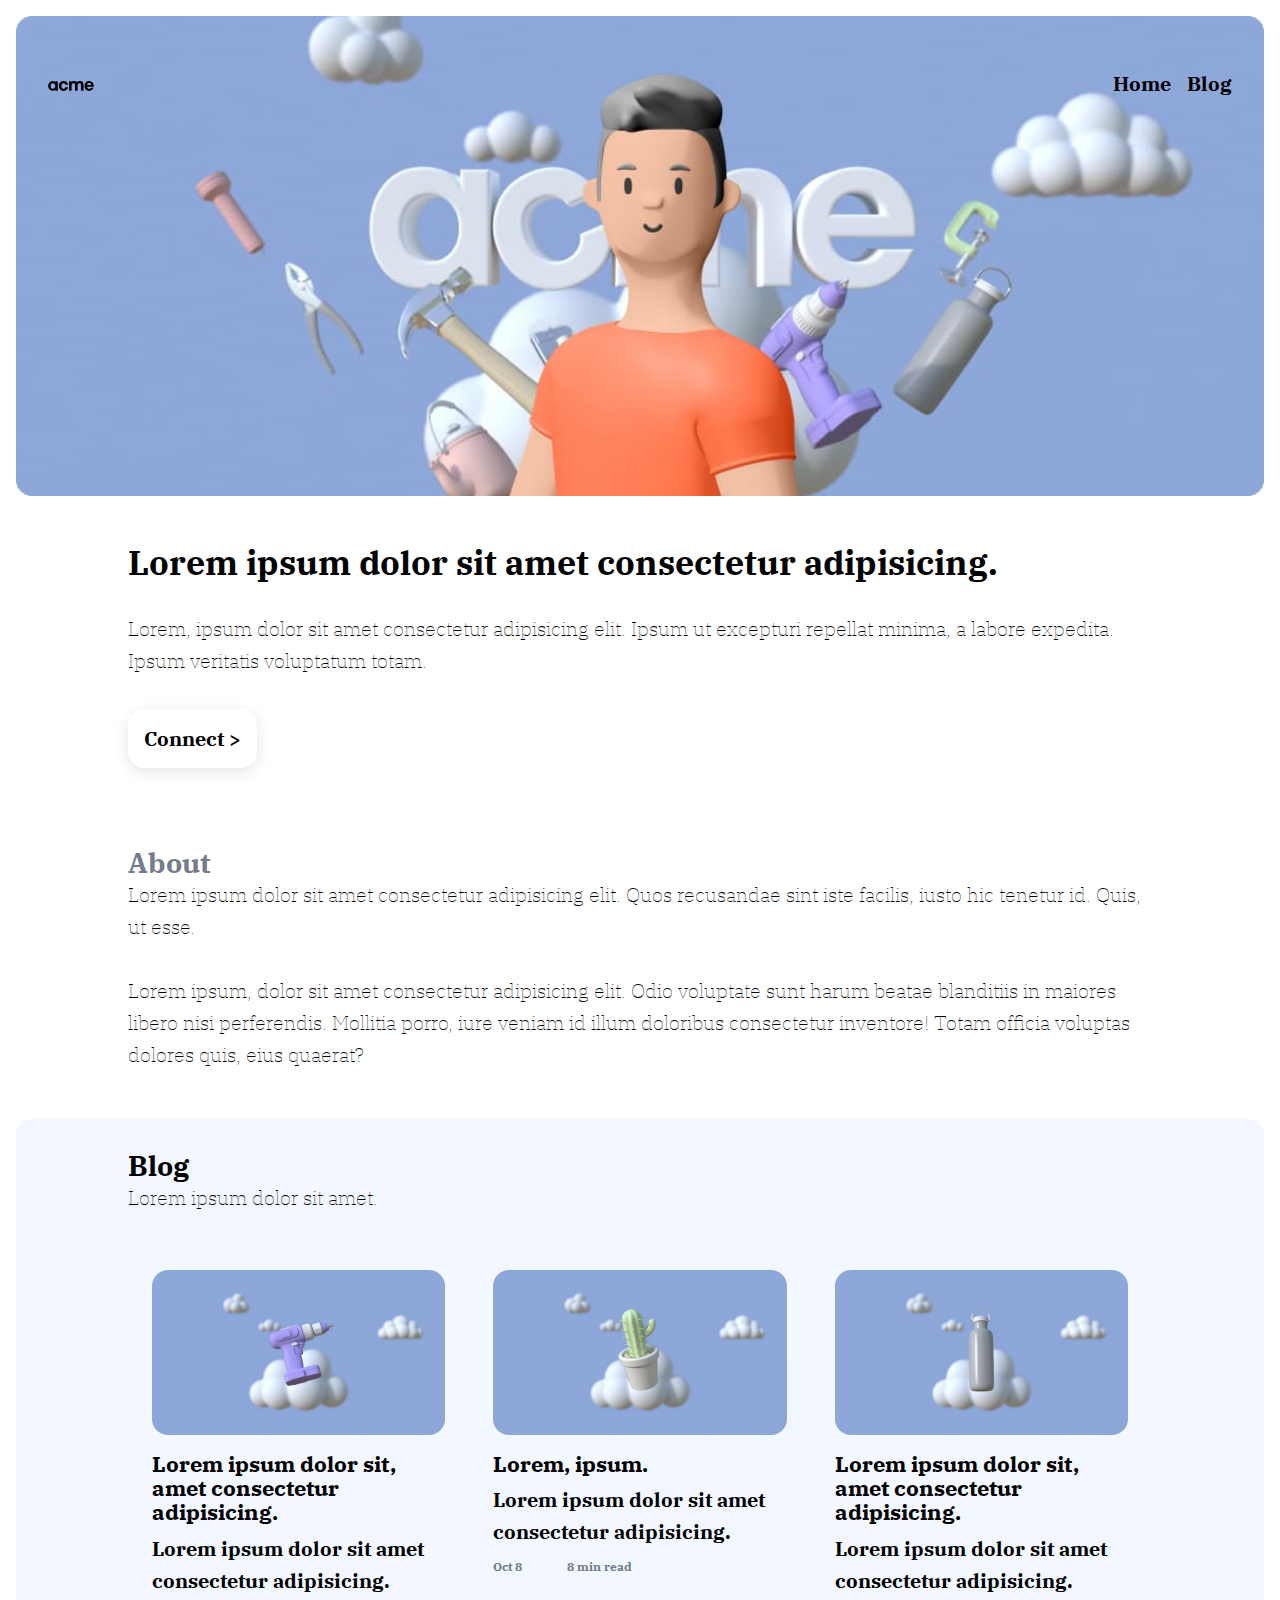
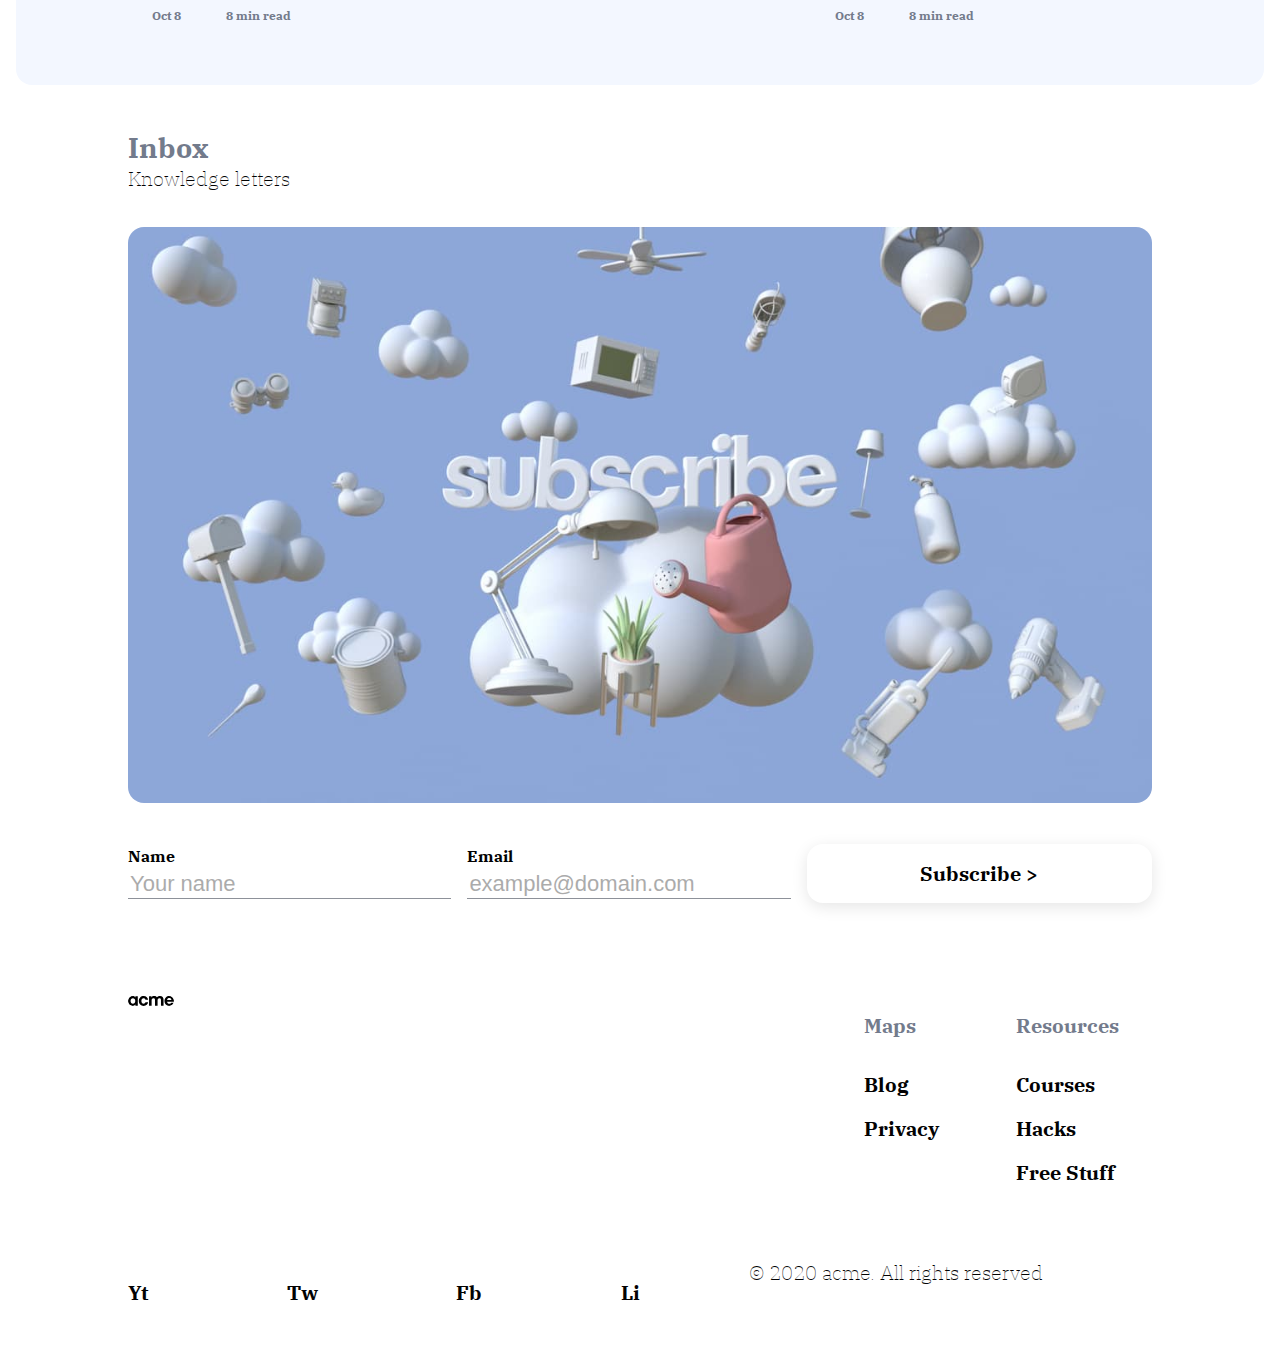
<file: index.html>
<!DOCTYPE html>
<html lang="en">

<head>
  <meta charset="UTF-8">
  <meta name="viewport" content="width=device-width, initial-scale=1.0">
  <title>Blog Website</title>
  <link
    href="https://fonts.googleapis.com/css2?family=IBM+Plex+Sans:wght@300;400;600&family=IBM+Plex+Serif:wght@200&display=swap"
    rel="stylesheet">

  <link rel="stylesheet" href="stylesheet/style.css">
</head>

<body>

  <header class="header--home">
    <div class="split--nav">
      <a href="index.html"><img src="img/logo.svg" alt=""></a>
  
      <nav class="top-nav">
        <ul class="split--nav">
          <li><a href="index.html">Home</a></li>
          <li><a href="blog.html">Blog</a></li>
        </ul>
      </nav>
    </div>
  </header>

  <section>
    <div class="flow-content container">
      <h1>Lorem ipsum dolor sit amet consectetur adipisicing.</h1>

      <p>Lorem, ipsum dolor sit amet consectetur adipisicing elit. Ipsum ut excepturi repellat minima, a labore expedita. Ipsum veritatis voluptatum totam.</p>

      <button>Connect  ></button>
    </div>
  </section>

  <section>
    <div class="flow-content container">
      <h2>About</h2>

      <p>Lorem ipsum dolor sit amet consectetur adipisicing elit. Quos recusandae sint iste facilis, iusto hic tenetur id. Quis, ut esse.</p>

      <p>Lorem ipsum, dolor sit amet consectetur adipisicing elit. Odio voluptate sunt harum beatae blanditiis in maiores libero nisi perferendis. Mollitia porro, iure veniam id illum doloribus consectetur inventore! Totam officia voluptas dolores quis, eius quaerat?</p>
    </div>

  </section>

  <section class="preview preview--blog">
    <div class="flow-content container">
      <h2><a href="blog.html">Blog</a></h2>

      <p>Lorem ipsum dolor sit amet.</p>

      <div class="flow-content split--wrap">
        <a href="story.html">
          <span>
            <div class="flow-content card">
              <img src="img/blog-1.jpg" alt="">
    
              <h3>Lorem ipsum dolor sit, amet consectetur adipisicing.</h3>
    
              <p>Lorem ipsum dolor sit amet consectetur adipisicing.</p>
    
              <time datetime="10-08">Oct 8</time>
    
              <time datetime="PT8M">8 min read</time>
            </div>
          </span>
        </a>

        <a href="story.html">
          <span>
            <div class="flow-content card">
              <img src="img/blog-2.jpg" alt="">
    
              <h3>Lorem, ipsum.</h3>
    
              <p>Lorem ipsum dolor sit amet consectetur adipisicing.</p>
    
              <time datetime="10-08">Oct 8</time>
    
              <time datetime="PT8M">8 min read</time>
            </div>
          </span>
        </a>

        <a href="story.html">
          <span>
            <div class="flow-content card">
              <img src="img/blog-3.jpg" alt="">
    
              <h3>Lorem ipsum dolor sit, amet consectetur adipisicing.</h3>
    
              <p>Lorem ipsum dolor sit amet consectetur adipisicing.</p>
    
              <time datetime="10-08">Oct 8</time>
    
              <time datetime="PT8M">8 min read</time>
            </div>
          </span>
        </a>
      </div>
    </div>
  </section>

  <section class="newsletter">
    <div class="flow-content container">
      <h2>Inbox</h2>

      <p>Knowledge letters</p>

      <img src="img/newsletter.jpg" alt="">

      <div>
          <form action="" class="split flow-content">
            <label for="name" class="split--wrap">Name
              <input type="name" placeholder="Your name">
            </label>
            
            <label for="email" class="split--wrap">Email
              <input type="email" placeholder="example@domain.com">
            </label>

            <button>Subscribe ></button>
          </form>
        </div>
    </div>
  </section>

  <section class="sitemap">
    <div class="flow-content container split">

      <a href="index.html"><img src="img/logo.svg" alt="" class="col60"></a>

      <div class="split col40">
      	<div>
      	  <h4>Maps</h4>
      
      	  <ul class="flow-content">
      	    <li><a href="blog.html">Blog</a></li>
      	    <li><a href="#">Privacy</a></li>
      	  </ul>
      	</div>
      
      	<div>
      	  <h4>Resources</h4>
      	  <ul class="flow-content">
      	    <li><a href="#">Courses</a></li>
      	    <li><a href="#">Hacks</a></li>
      	    <li><a href="#">Free Stuff</a></li>
      	  </ul>
      	</div>
      </div>
    </div>
  </section>

  <footer>
    <div class="flow-content container split--wrap">
      <ul class="split--nav">
        <li><a href="#">Yt</a></li>
        <li><a href="#">Tw</a></li>
        <li><a href="#">Fb</a></li>
        <li><a href="#">Li</a></li>
      </ul>

      <p>&copy; 2020 acme. All rights reserved</p>
    </div>
  </footer>

  <nav class="bottom-nav">
    <div class="container mobile-nav">
      <div class="mobile-nav--item">
      	<a href="index.html">Home</a>
      </div>
      
      <div class="mobile-nav--item">
      	<a href="blog.html">Blog</a>
      </div>
    </div>
  </nav>
</body>

</html>
</file>
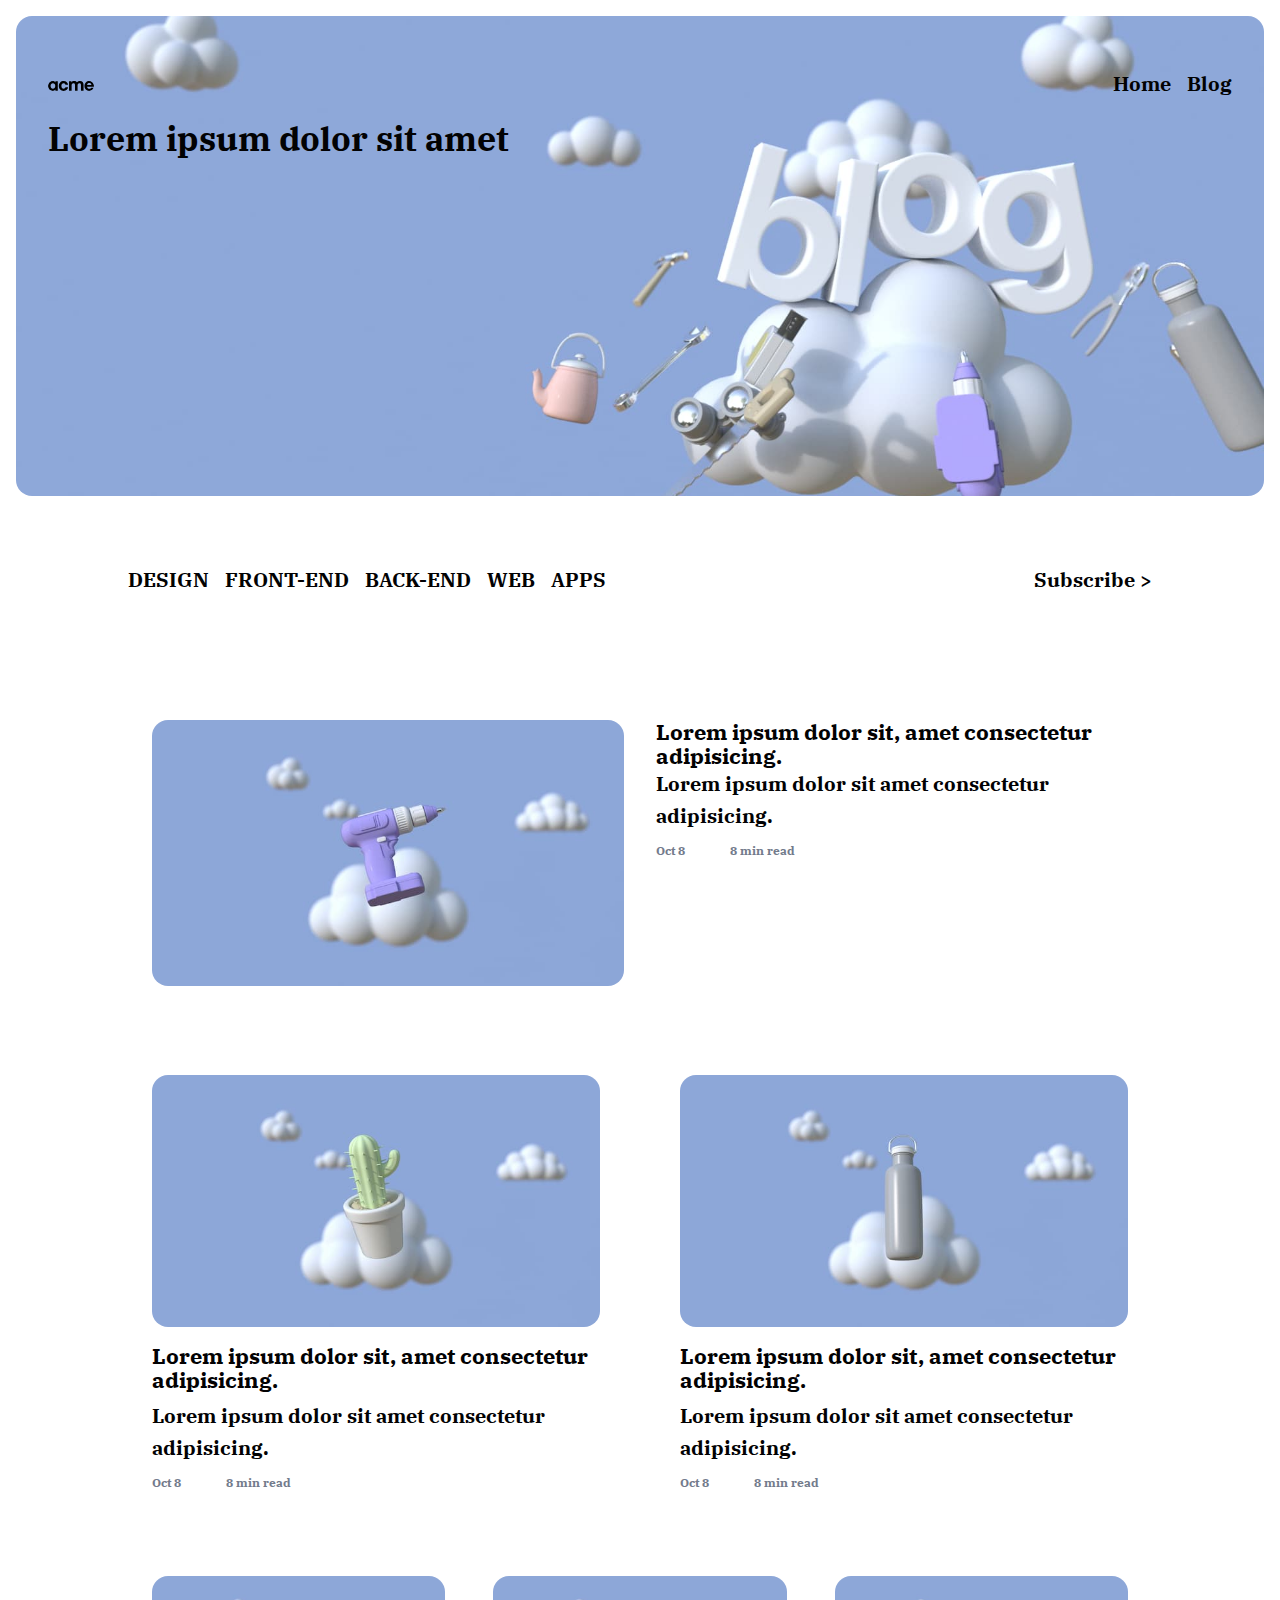
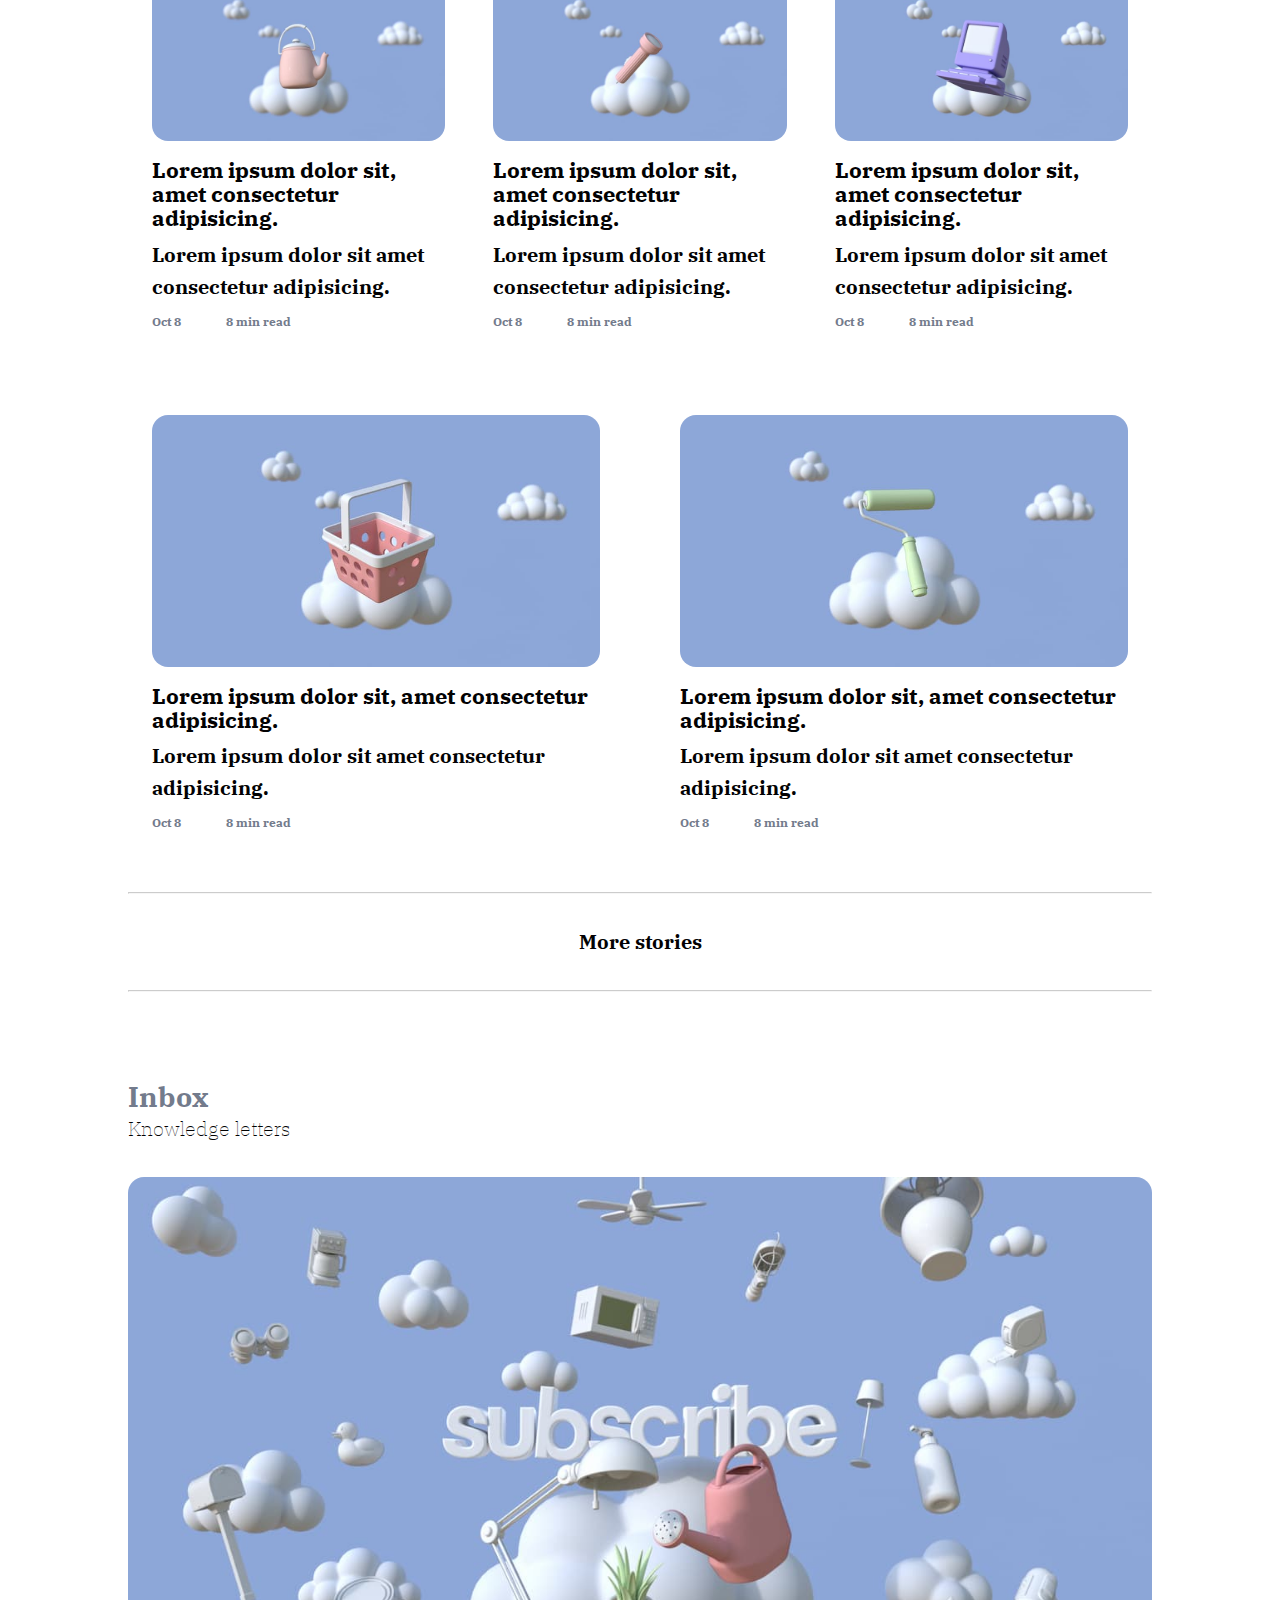
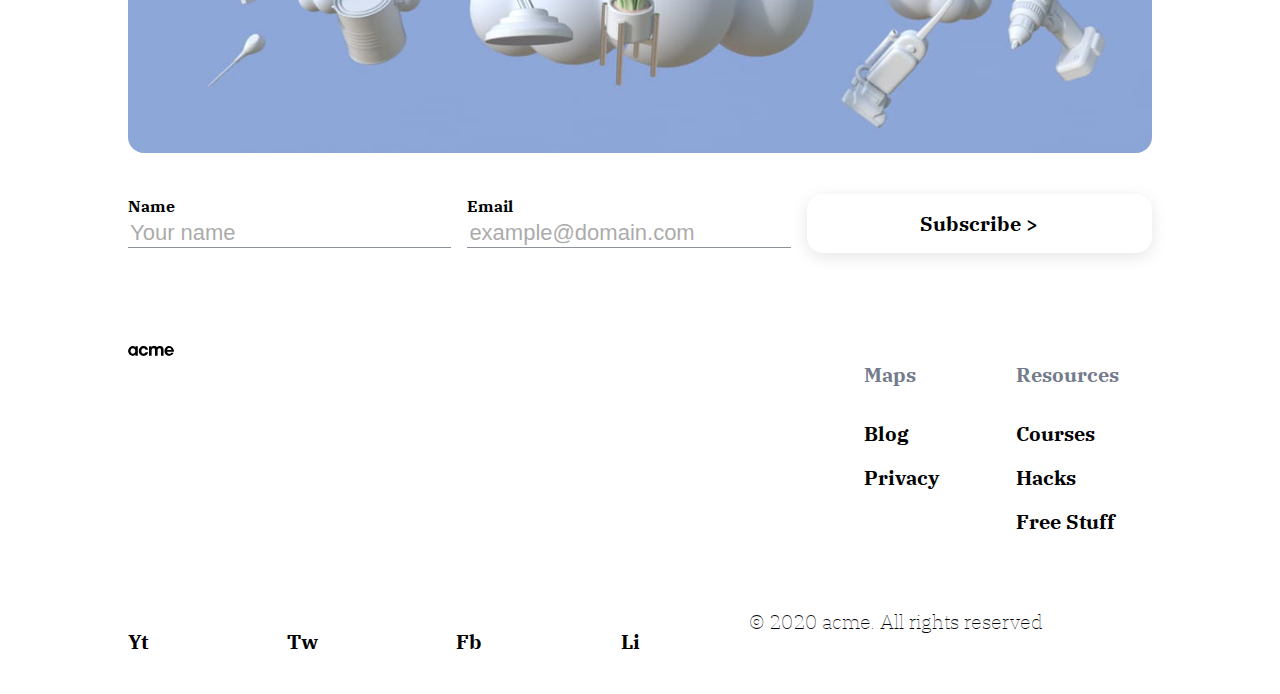
<file: blog.html>
<!DOCTYPE html>
<html lang="en">

<head>
  <meta charset="UTF-8">
  <meta name="viewport" content="width=device-width, initial-scale=1.0">
  <title>Blog Website</title>
  <link
    href="https://fonts.googleapis.com/css2?family=IBM+Plex+Sans:wght@300;400;600&family=IBM+Plex+Serif:wght@200&display=swap"
    rel="stylesheet">

  <link rel="stylesheet" href="stylesheet/style.css">
</head>

<body>

  <header class="header--blog">
    <div class="split--nav">
      <a href="index.html"><img src="img/logo.svg" alt=""></a>
  
      <nav class="top-nav">
        <ul class="split--nav">
          <li><a href="index.html">Home</a></li>
          <li><a href="blog.html">Blog</a></li>
        </ul>
      </nav>
    </div>

    <div class="split">
        <h1>Lorem ipsum dolor sit amet</h1>
    </div>
  </header>

  <section class="top-nav">
      <div class="container split--nav">
        <div>
            <ul class="split--nav">
                <a href="#"><li>DESIGN</li></a>
                <li><a href="#">FRONT-END</a></li>
                <li><a href="#">BACK-END</a></li>
                <li><a href="#">WEB</a></li>
                <LI><a href="#">APPS</a></LI>
            </ul>
        </div>

        <a href="#">Subscribe ></a>
      </div>
  </section>

  <section class="preview preview--articles">
      <div class="container flow-content">
          <div class="card">
              <a href="story.html">
                  <span>
                      <div class="split">
                         <div>
                         	<img src="img/blog-1.jpg" alt="">
                         </div>
            
                         <div class="">
                            <h3>Lorem ipsum dolor sit, amet consectetur adipisicing.</h3>
                
                            <p>Lorem ipsum dolor sit amet consectetur adipisicing.</p>
                  
                            <time datetime="10-08">Oct 8</time>
                  
                            <time datetime="PT8M">8 min read</time>
                         </div>
                      </div>
                  </span>
              </a>
          </div>

          <div class="flow-content split">
            <a href="story.html">
                <span>
                  <div class="flow-content card">
                    <img src="img/blog-2.jpg" alt="">
          
                    <h3>Lorem ipsum dolor sit, amet consectetur adipisicing.</h3>
          
                    <p>Lorem ipsum dolor sit amet consectetur adipisicing.</p>
          
                    <time datetime="10-08">Oct 8</time>
          
                    <time datetime="PT8M">8 min read</time>
                  </div>
                </span>
              </a>

              <a href="story.html">
                <span>
                  <div class="flow-content card">
                    <img src="img/blog-3.jpg" alt="">
          
                    <h3>Lorem ipsum dolor sit, amet consectetur adipisicing.</h3>
          
                    <p>Lorem ipsum dolor sit amet consectetur adipisicing.</p>
          
                    <time datetime="10-08">Oct 8</time>
          
                    <time datetime="PT8M">8 min read</time>
                  </div>
                </span>
              </a>
          </div>
            
          <div class="flow-content split--wrap">
            <a href="story.html">
                <span>
                  <div class="flow-content card">
                    <img src="img/blog-4.jpg" alt="">
          
                    <h3>Lorem ipsum dolor sit, amet consectetur adipisicing.</h3>
          
                    <p>Lorem ipsum dolor sit amet consectetur adipisicing.</p>
          
                    <time datetime="10-08">Oct 8</time>
          
                    <time datetime="PT8M">8 min read</time>
                  </div>
                </span>
              </a>

              <a href="story.html">
                <span>
                  <div class="flow-content card">
                    <img src="img/blog-5.jpg" alt="">
          
                    <h3>Lorem ipsum dolor sit, amet consectetur adipisicing.</h3>
          
                    <p>Lorem ipsum dolor sit amet consectetur adipisicing.</p>
          
                    <time datetime="10-08">Oct 8</time>
          
                    <time datetime="PT8M">8 min read</time>
                  </div>
                </span>
              </a>

              <a href="story.html">
                <span>
                  <div class="flow-content card">
                    <img src="img/blog-6.jpg" alt="">
          
                    <h3>Lorem ipsum dolor sit, amet consectetur adipisicing.</h3>
          
                    <p>Lorem ipsum dolor sit amet consectetur adipisicing.</p>
          
                    <time datetime="10-08">Oct 8</time>
          
                    <time datetime="PT8M">8 min read</time>
                  </div>
                </span>
              </a>
          </div>

          <div class="flow-content split">
            <a href="story.html">
                <span>
                  <div class="flow-content card">
                    <img src="img/blog-7.jpg" alt="">
          
                    <h3>Lorem ipsum dolor sit, amet consectetur adipisicing.</h3>
          
                    <p>Lorem ipsum dolor sit amet consectetur adipisicing.</p>
          
                    <time datetime="10-08">Oct 8</time>
          
                    <time datetime="PT8M">8 min read</time>
                  </div>
                </span>
              </a>

              <a href="story.html">
                <span>
                  <div class="flow-content card">
                    <img src="img/blog-8.jpg" alt="">
          
                    <h3>Lorem ipsum dolor sit, amet consectetur adipisicing.</h3>
          
                    <p>Lorem ipsum dolor sit amet consectetur adipisicing.</p>
          
                    <time datetime="10-08">Oct 8</time>
          
                    <time datetime="PT8M">8 min read</time>
                  </div>
                </span>
              </a>
          </div>

          <hr>

          <div class="center-text">
          	<a href="#">More stories</a>
          </div>

          <hr>
      </div>
  </section>

  <section class="newsletter">
    <div class="flow-content container">
      <h2>Inbox</h2>

      <p>Knowledge letters</p>

      <img src="img/newsletter.jpg" alt="">

      <div>
          <form action="" class="split flow-content">
            <label for="name" class="split--wrap">Name
              <input type="name" placeholder="Your name">
            </label>
            
            <label for="email" class="split--wrap">Email
              <input type="email" placeholder="example@domain.com">
            </label>

            <button>Subscribe ></button>
          </form>
        </div>
    </div>
  </section>

  <section class="sitemap">
    <div class="flow-content container split">

      <a href="index.html"><img src="img/logo.svg" alt="" class="col60"></a>

      <div class="split col40">
      	<div>
      	  <h4>Maps</h4>
      
      	  <ul class="flow-content">
      	    <li><a href="blog.html">Blog</a></li>
      	    <li><a href="#">Privacy</a></li>
      	  </ul>
      	</div>
      
      	<div>
      	  <h4>Resources</h4>
      	  <ul class="flow-content">
      	    <li><a href="#">Courses</a></li>
      	    <li><a href="#">Hacks</a></li>
      	    <li><a href="#">Free Stuff</a></li>
      	  </ul>
      	</div>
      </div>
    </div>
  </section>

  <footer>
    <div class="flow-content container split--wrap">
      <ul class="split--nav">
        <li><a href="#">Yt</a></li>
        <li><a href="#">Tw</a></li>
        <li><a href="#">Fb</a></li>
        <li><a href="#">Li</a></li>
      </ul>

      <p>&copy; 2020 acme. All rights reserved</p>
    </div>
  </footer>

  <nav class="bottom-nav">
    <div class="container mobile-nav">
      <div class="mobile-nav--item">
      	<a href="index.html">Home</a>
      </div>
      
      <div class="mobile-nav--item">
      	<a href="blog.html">Blog</a>
      </div>
    </div>
  </nav>
</body>

</html>
</file>
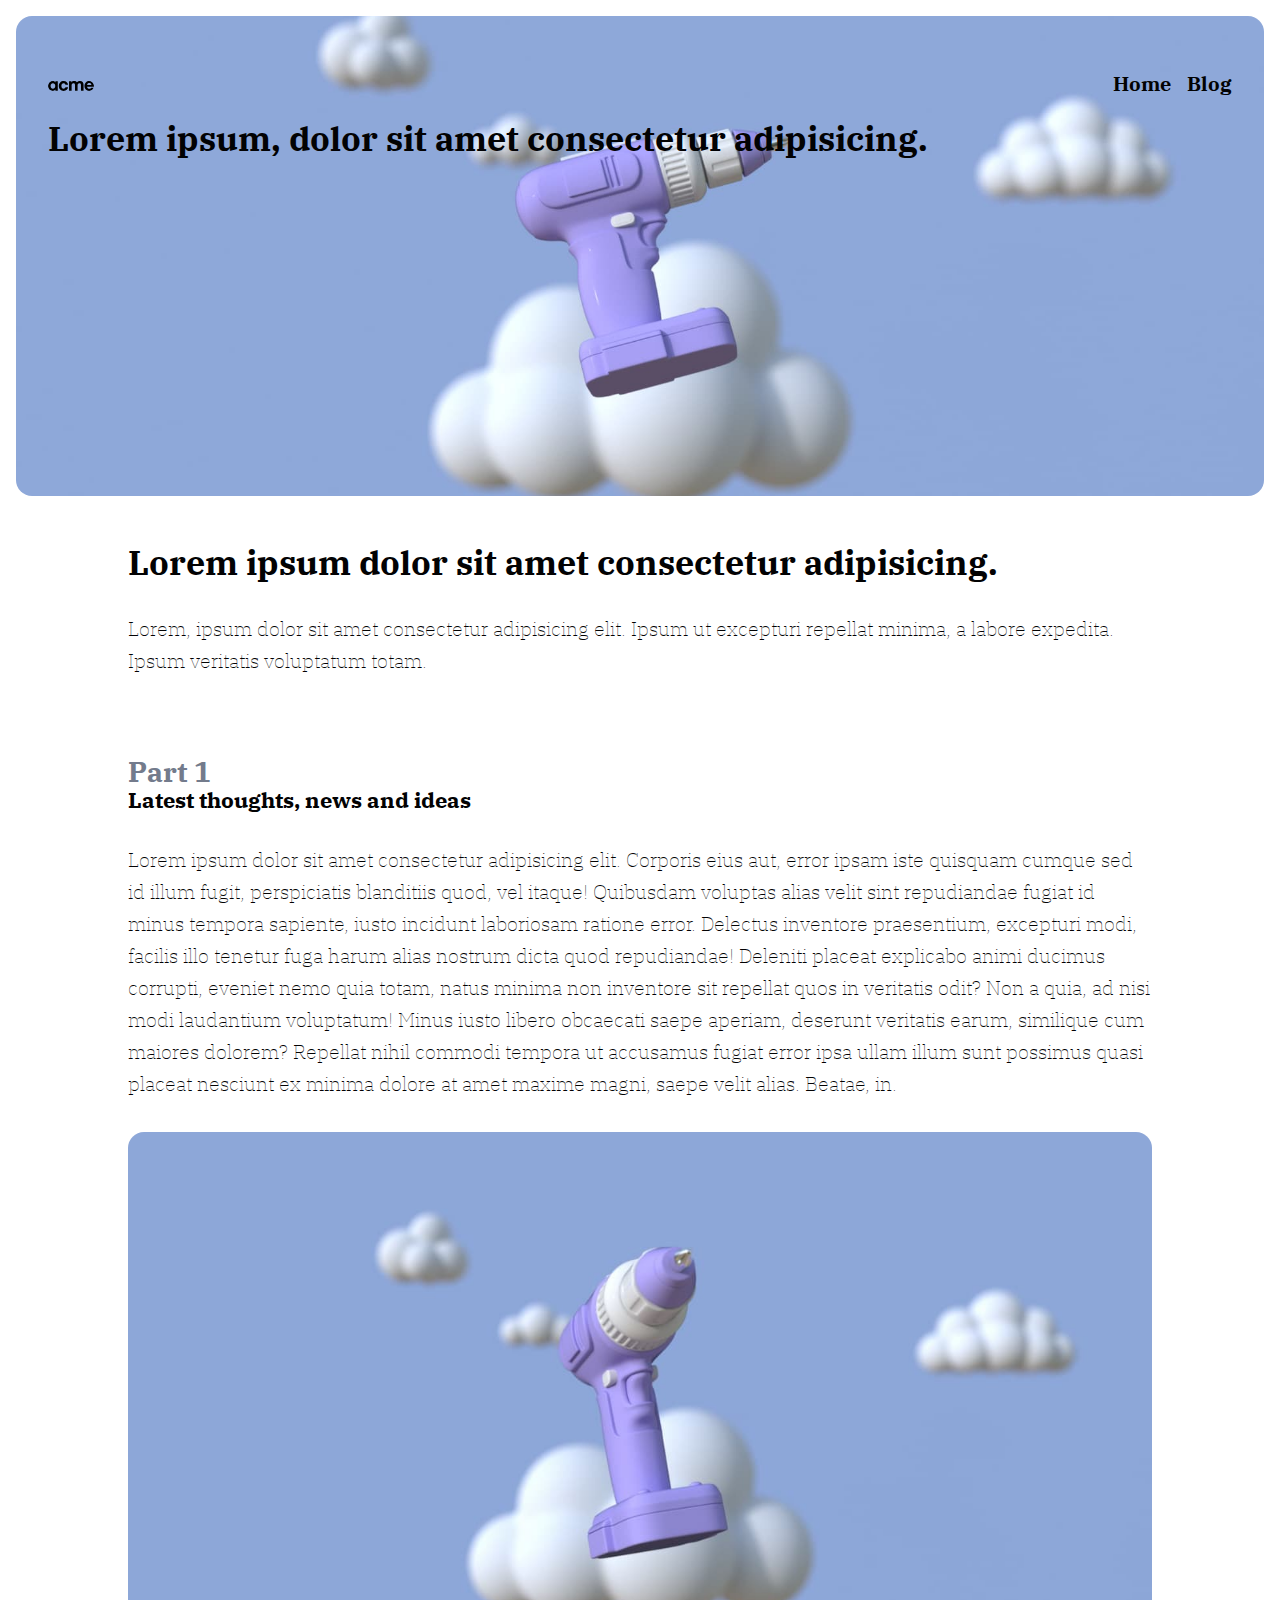
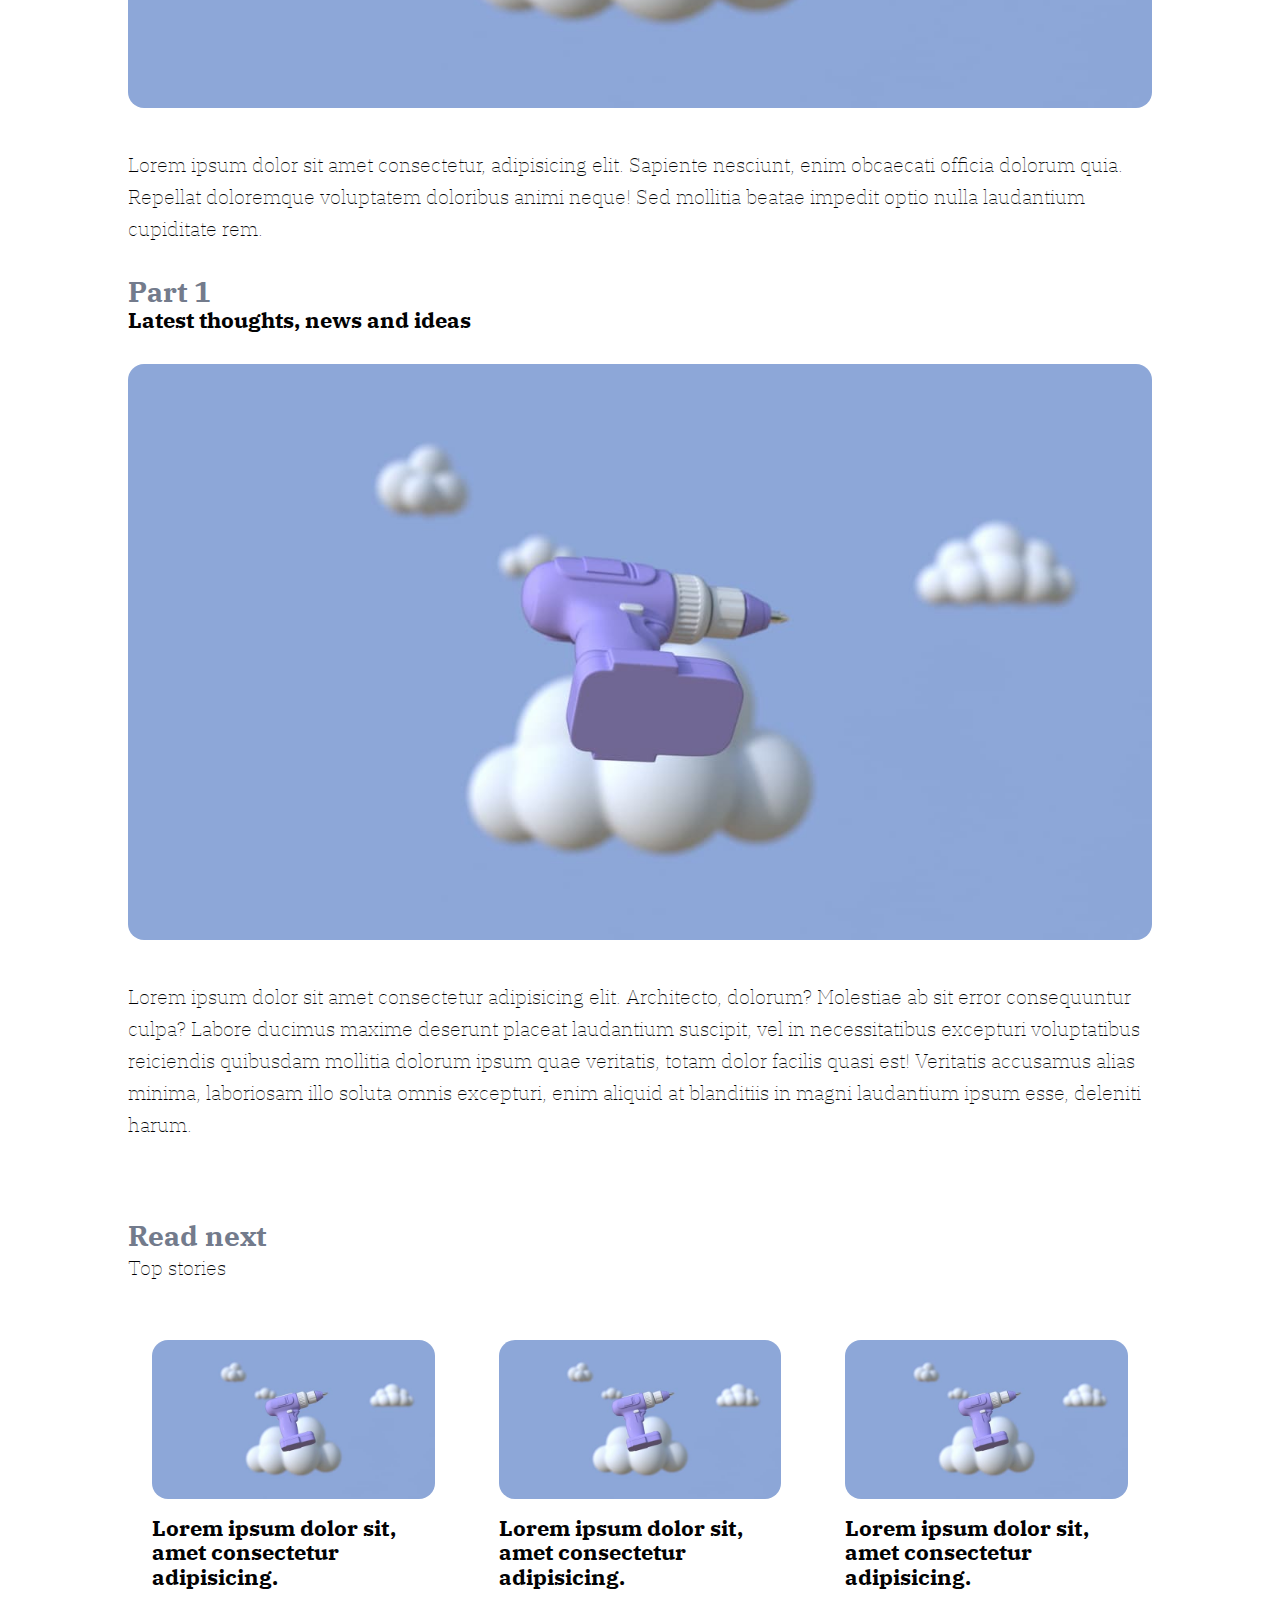
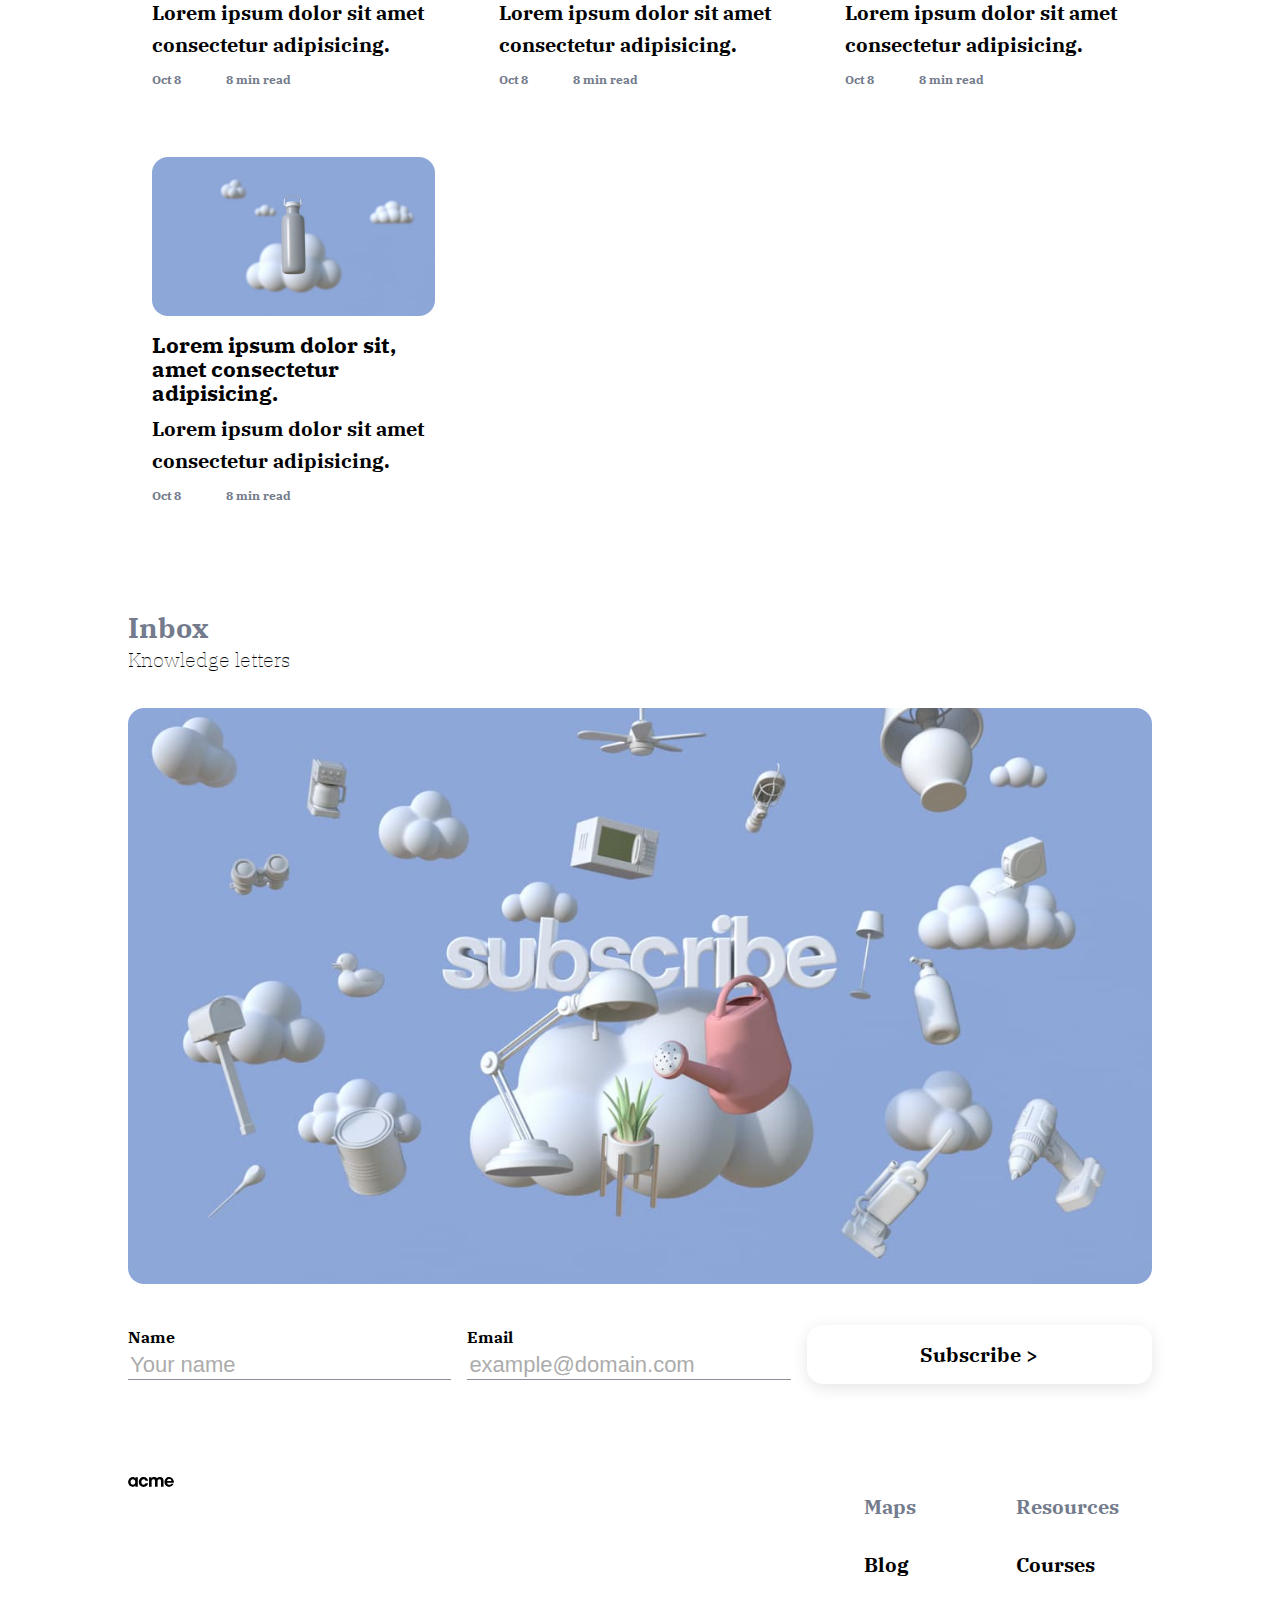
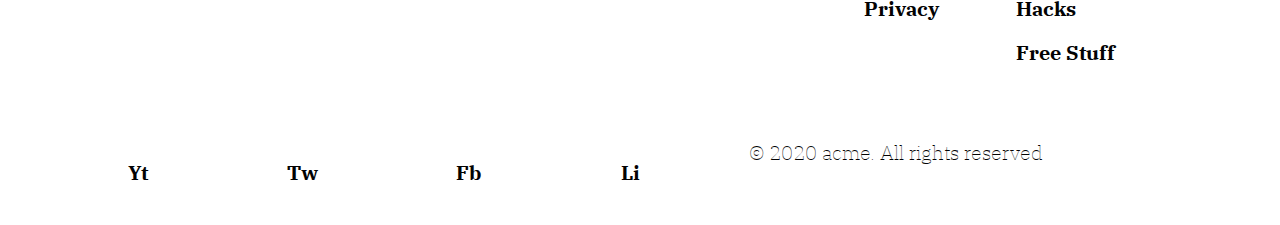
<file: story.html>
<!DOCTYPE html>
<html lang="en">

<head>
  <meta charset="UTF-8">
  <meta name="viewport" content="width=device-width, initial-scale=1.0">
  <title>Blog Website</title>
  <link
    href="https://fonts.googleapis.com/css2?family=IBM+Plex+Sans:wght@300;400;600&family=IBM+Plex+Serif:wght@200&display=swap"
    rel="stylesheet">

  <link rel="stylesheet" href="stylesheet/style.css">
</head>

<body>

  <header class="header--story">
    <div class="split--nav">
      <a href="index.html"><img src="img/logo.svg" alt=""></a>
  
      <nav class="top-nav">
        <ul class="split--nav">
          <li><a href="index.html">Home</a></li>
          <li><a href="blog.html">Blog</a></li>
        </ul>
      </nav>
    </div>

    <div>
        <h1>Lorem ipsum, dolor sit amet consectetur adipisicing.</h1>
    </div>
  </header>

  <section>
    <div class="flow-content container">
      <h1>Lorem ipsum dolor sit amet consectetur adipisicing.</h1>

      <p>Lorem, ipsum dolor sit amet consectetur adipisicing elit. Ipsum ut excepturi repellat minima, a labore expedita. Ipsum veritatis voluptatum totam.</p>
    </div>
  </section>

  <section>
      <div class="flow-content container">
          <h2>Part 1</h2>
          
          <h3>Latest thoughts, news and ideas</h3>

          <p>Lorem ipsum dolor sit amet consectetur adipisicing elit. Corporis eius aut, error ipsam iste quisquam cumque sed id illum fugit, perspiciatis blanditiis quod, vel itaque! Quibusdam voluptas alias velit sint repudiandae fugiat id minus tempora sapiente, iusto incidunt laboriosam ratione error. Delectus inventore praesentium, excepturi modi, facilis illo tenetur fuga harum alias nostrum dicta quod repudiandae! Deleniti placeat explicabo animi ducimus corrupti, eveniet nemo quia totam, natus minima non inventore sit repellat quos in veritatis odit? Non a quia, ad nisi modi laudantium voluptatum! Minus iusto libero obcaecati saepe aperiam, deserunt veritatis earum, similique cum maiores dolorem? Repellat nihil commodi tempora ut accusamus fugiat error ipsa ullam illum sunt possimus quasi placeat nesciunt ex minima dolore at amet maxime magni, saepe velit alias. Beatae, in.</p>

          <img src="img/article-1.jpg" alt="">

          <p>Lorem ipsum dolor sit amet consectetur, adipisicing elit. Sapiente nesciunt, enim obcaecati officia dolorum quia. Repellat doloremque voluptatem doloribus animi neque! Sed mollitia beatae impedit optio nulla laudantium cupiditate rem.</p>

          <h2>Part 1</h2>
          
          <h3>Latest thoughts, news and ideas</h3>

          <img src="img/article-2.jpg" alt="">

          <p>Lorem ipsum dolor sit amet consectetur adipisicing elit. Architecto, dolorum? Molestiae ab sit error consequuntur culpa? Labore ducimus maxime deserunt placeat laudantium suscipit, vel in necessitatibus excepturi voluptatibus reiciendis quibusdam mollitia dolorum ipsum quae veritatis, totam dolor facilis quasi est! Veritatis accusamus alias minima, laboriosam illo soluta omnis excepturi, enim aliquid at blanditiis in magni laudantium ipsum esse, deleniti harum.</p>
      </div>
  </section>

  <section class="preview preview--story">
    <div class="flow-content container">
      <h2>Read next</h2>

      <p>Top stories</p>

      <div class="preview--story--grid">
        <a href="story.html">
          <span>
            <div class="flow-content card">
              <img src="img/blog-1.jpg" alt="">
    
              <h3>Lorem ipsum dolor sit, amet consectetur adipisicing.</h3>
    
              <p>Lorem ipsum dolor sit amet consectetur adipisicing.</p>
    
              <time datetime="10-08">Oct 8</time>
    
              <time datetime="PT8M">8 min read</time>
            </div>
          </span>
        </a>

        <a href="story.html">
            <span>
              <div class="flow-content card">
                <img src="img/blog-1.jpg" alt="">
      
                <h3>Lorem ipsum dolor sit, amet consectetur adipisicing.</h3>
      
                <p>Lorem ipsum dolor sit amet consectetur adipisicing.</p>
      
                <time datetime="10-08">Oct 8</time>
      
                <time datetime="PT8M">8 min read</time>
              </div>
            </span>
        </a>

        <a href="story.html">
            <span>
              <div class="flow-content card">
                <img src="img/blog-1.jpg" alt="">
      
                <h3>Lorem ipsum dolor sit, amet consectetur adipisicing.</h3>
      
                <p>Lorem ipsum dolor sit amet consectetur adipisicing.</p>
      
                <time datetime="10-08">Oct 8</time>
      
                <time datetime="PT8M">8 min read</time>
              </div>
            </span>
          </a>

        <a href="story.html">
          <span>
            <div class="flow-content card">
              <img src="img/blog-3.jpg" alt="">
    
              <h3>Lorem ipsum dolor sit, amet consectetur adipisicing.</h3>
    
              <p>Lorem ipsum dolor sit amet consectetur adipisicing.</p>
    
              <time datetime="10-08">Oct 8</time>
    
              <time datetime="PT8M">8 min read</time>
            </div>
          </span>
        </a>
      </div>
    </div>
  </section>

  <section class="newsletter">
    <div class="flow-content container">
      <h2>Inbox</h2>

      <p>Knowledge letters</p>

      <img src="img/newsletter.jpg" alt="">

      <div>
          <form action="" class="split flow-content">
            <label for="name" class="split--wrap">Name
              <input type="name" placeholder="Your name">
            </label>
            
            <label for="email" class="split--wrap">Email
              <input type="email" placeholder="example@domain.com">
            </label>

            <button>Subscribe ></button>
          </form>
        </div>
    </div>
  </section>

  <section class="sitemap">
    <div class="flow-content container split">

      <a href="index.html"><img src="img/logo.svg" alt="" class="col60"></a>

      <div class="split col40">
      	<div>
      	  <h4>Maps</h4>
      
      	  <ul class="flow-content">
      	    <li><a href="blog.html">Blog</a></li>
      	    <li><a href="#">Privacy</a></li>
      	  </ul>
      	</div>
      
      	<div>
      	  <h4>Resources</h4>
      	  <ul class="flow-content">
      	    <li><a href="#">Courses</a></li>
      	    <li><a href="#">Hacks</a></li>
      	    <li><a href="#">Free Stuff</a></li>
      	  </ul>
      	</div>
      </div>
    </div>
  </section>

  <footer>
    <div class="flow-content container split--wrap">
      <ul class="split--nav">
        <li><a href="#">Yt</a></li>
        <li><a href="#">Tw</a></li>
        <li><a href="#">Fb</a></li>
        <li><a href="#">Li</a></li>
      </ul>

      <p>&copy; 2020 acme. All rights reserved</p>
    </div>
  </footer>

  <nav class="bottom-nav">
    <div class="container mobile-nav">
      <div class="mobile-nav--item">
      	<a href="index.html">Home</a>
      </div>
      
      <div class="mobile-nav--item">
      	<a href="blog.html">Blog</a>
      </div>
    </div>
  </nav>
</body>

</html>
</file>
<file: stylesheet/style.css>
:root {
  --ff-sans: "IBM Plex Sans", sans-serif;
  --ff-serif: "IBM Plex Serif", serif;

  /* small screen font-sizes */
  --fs-200: 0.75rem;
  --fs-300: 1rem;
  --fs-400: 1.25rem;
  --fs-500: 1.375rem;
  --fs-600: 1.75rem;
  --fs-900: 2.125rem;

  --fw-100: 100;
  --fw-200: 200;
  --fw-300: 300;
  --fw-400: 400;
  --fw-700: 700;

  --shadow: 0 0.25rem 1rem rgba(0, 0, 0, 0.1);

  --clr-neutral-100: #fff;
  --clr-neutral-200: #eef1f6;
  --clr-neutral-300: #a9afbc;
  --clr-neutral-400: #737b8c;
  --clr-neutral-500: #434956;
  --clr-neutral-900: #020203;

  --clr-primary-300: #f3f7ff;
  --clr-primary-400: #8ea8da;

  --shadow: 0 0.25rem 1rem rgba(0, 0, 0, 0.1);

  --spacer: 1rem;
}

/* resets */
*,
*::before,
*::after {
  box-sizing: border-box;
}

body,
h1,
h2,
h3,
p,
button {
  margin: 0;
}

h2 {
  color: var(--clr-neutral-400);
}

img {
  width: auto;
  max-width: 100%;
  border-radius: var(--spacer);
}

/* Utility classes */
.flow-content > * + * {
  margin-top: var(--flow-space, var(--spacer));
}

section {
  --pad-section: 1rem;
}

@media (min-width: 40em) {
  section {
    --pad-section: 2rem;
  }
}

.container {
  padding: var(--pad-section, 0) var(--pad-section, calc(var(--spacer) * 2));
  max-width: 68rem;
  margin: 0 auto;
}

.split {
  display: flex;
  flex-direction: column;
  justify-content: space-between;
  align-items: flex-start;
}

.split > * + * {
  margin: calc(var(--spacer) * 3) 0 0 0;
}

.split--nav {
  display: flex;
  flex-direction: row;
  align-items: center;
  justify-content: space-between;
}

.split--nav > * + * {
  margin: 0 0 0 var(--flex-space, var(--spacer));
}

.split--wrap {
  display: flex;
  flex-direction: column;
  justify-content: space-between;
}

.split--wrap > * + * {
  margin-top: 0;
}

@media (min-width: 40em) {
  .split {
    flex-direction: row;
  }

  .split > * {
    flex-basis: 100%;
  }

  .split > * + * {
    margin:  0 0 0 var(--flex-space, var(--spacer));
  }

  .split--wrap {
    flex-direction: row;
    justify-content: space-between;
    flex-wrap: wrap;
  }

  .split--wrap > * {
    flex-basis: 20rem;
    flex-grow: 1;
  }

  .split--wrap > * + * {
    margin-left: 0;
  }

  .col25 {
    flex-basis: 25%;
  }

  .col40 {
    flex-basis: 40%;
  }

  .col50 {
    flex-basis: 50%;
  }
 
  .col60 {
    flex-basis: 60%;
  }

  .col75 {
    flex-basis: 75%;
  }

  .col100 {
    flex-basis: 100%;
  }
}

.card {
  --flow-space: .5rem;
  padding: 1.5rem;
  transition: 400ms;
}

.center-text {
  text-align: center;
}

.top-nav {
  visibility: hidden;
}

@media (min-width: 40em) {
  .top-nav {
    visibility: visible;
  }
}

/* General Styling */
body {
  font-family: var(--ff-serif);
  font-weight: var(--fw-100);
  font-size: var(--fs-400);
  color: var(--clr-neutral-900);
  line-height: 1.6;
}

body > * {
  --flow-space: 2rem;
  margin: var(--spacer);
  border-radius: var(--spacer);
  font-family: inherit;
  line-height: inherit;
  color: inherit;
}

a {
  text-decoration: none;
  color: var(--clr-neutral-900);
  font-weight: var(--fw-700);
}

a:hover {
  color: var(--clr-neutral-500);
}

h1,
h2,
h3 {
  font-weight: var(--fw-700);
  line-height: 1.1;
}

h1 {
  font-size: var(--fs-900);
}
h2 {
  font-size: var(--fs-600);
}
h3 {
  font-size: var(--fs-500);
}

h4 {
  font-size: var(--fs-400);
  color: var(--clr-neutral-400);
}

.container h2 + * {
  margin-top: 0;
}

ul[class] {
  list-style: none;
  padding: 0;
}

header {
  height:  30rem;
  padding: 2rem;
  background-size: cover;
  background-repeat: no-repeat;
}

time {
  font-size: var(--fs-200);
  color: var(--clr-neutral-400);
}

time + time {
  margin-left: 2.5rem;
}

hr {
  color: var(--clr-neutral-200);
  opacity: .5;
}

label {
  font-size: var(--fs-300);
  font-weight: var(--fw-700);
}

input {
  border: none;
  border-block-end: 1px solid var(--clr-neutral-500);
  width: 100%;
  color: var(--clr-neutral-500);
  font-size: var(--fs-500);
  font-weight: var(--fw-100);
  opacity: .6;
}

footer {
  text-align: center;
}

@media (min-width: 40em) {
footer > div.split {
  flex-direction: row-reverse;
  justify-content: space-around;
  align-items: center;
}
}

button {
  display: inline-block;
  border: none;
  padding: 1rem;
  background: none;
  font-family: inherit;
  font-size: var(--fs-400);
  font-weight: var(--fw-700);
  box-shadow: var(--shadow);
  border-radius: var(--spacer);
  transition: ease-in-out 400ms;
}

button:hover {
  padding: .8rem;
  cursor: pointer;
  background: var(--clr-neutral-200);
  transition: ease-in-out 400ms;
}

.card:hover {
  padding: 1rem;
  box-shadow: var(--shadow);
  border-radius: var(--spacer);
  transition: ease-in-out 400ms;
}

.bottom-nav {
  background: var(--clr-neutral-900);
}

.bottom-nav a {
  color: var(--clr-neutral-100);
}

@media (min-width: 40em) {
  .bottom-nav {
    display: none;
  }
}

.mobile-nav {
  display: flex;
  align-items: center;
  flex-direction: row;
  justify-content: space-evenly;
}

.mobile-nav--item {
  padding: 1em;
  margin: 0 auto;
}

.preview {
  --flex-space: 2rem;
}

.preview span {
  display: block;
}

.sitemap {
  --flow-space: .75rem;
}

/* SPECIFIC SECTIONS */

/* Home Page */
.header--home {
  background-image: url(../img/hero.jpg);
  background-position: center;
}

.preview--blog {
  background: var(--clr-primary-300);
}

/* Blog Page */
.header--blog {
  background-image: url(../img/blog.jpg);
  background-position: right;
}

/* Story Page */

.header--story {
  background-image: url(../img/article.jpg);
  background-position: right;
}

.preview--story--grid {
  display: grid;
  grid-gap: 1rem;
  grid-template-columns: repeat(auto-fit, minmax(20rem, 1fr));
}
</file>
